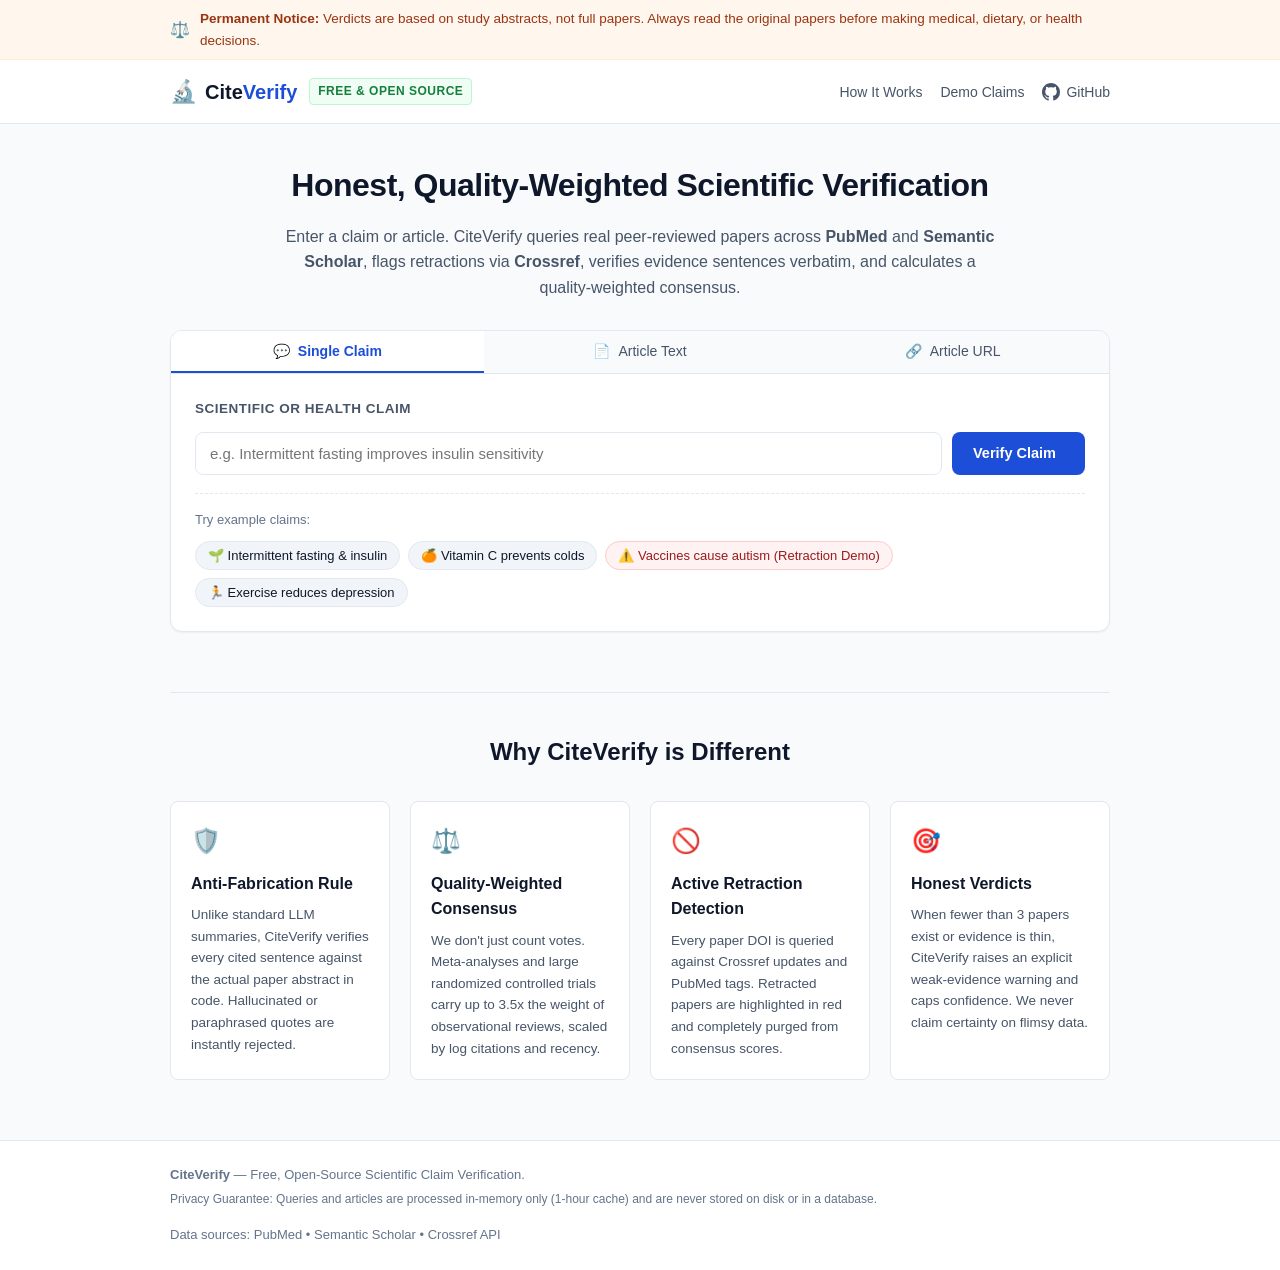
<file: templates/index.html>
<!DOCTYPE html>
<html lang="en">
<head>
  <meta charset="UTF-8">
  <meta name="viewport" content="width=device-width, initial-scale=1.0">
  <title>CiteVerify - Scientific Claim Verification</title>
  <meta name="description" content="Free, open-source scientific claim verification with quality-weighted consensus, retraction checks, and anti-fabrication quote verification.">
  <link rel="stylesheet" href="/static/css/style.css">
</head>
<body>

  <!-- Permanent Scientific Limitations Notice -->
  <aside class="limitations-banner" role="note" aria-label="Limitations Notice">
    <div class="container banner-inner">
      <span class="banner-icon">⚖️</span>
      <p><strong>Permanent Notice:</strong> Verdicts are based on study abstracts, not full papers. Always read the original papers before making medical, dietary, or health decisions.</p>
    </div>
  </aside>

  <!-- Navigation / Header -->
  <header class="app-header">
    <div class="container header-container">
      <div class="logo-group">
        <a href="/" class="brand-logo" aria-label="CiteVerify Home">
          <span class="logo-mark">🔬</span>
          <span class="logo-text">Cite<strong>Verify</strong></span>
        </a>
        <span class="badge badge-free">Free &amp; Open Source</span>
      </div>
      <nav class="nav-links" aria-label="Header Links">
        <a href="#how-it-works" class="nav-link">How It Works</a>
        <a href="#demo-claims" class="nav-link">Demo Claims</a>
        <a href="https://github.com" target="_blank" rel="noopener noreferrer" class="nav-link github-link">
          <svg width="18" height="18" viewBox="0 0 24 24" fill="currentColor" aria-hidden="true"><path d="M12 0C5.37 0 0 5.37 0 12c0 5.31 3.435 9.795 8.205 11.385.6.105.825-.255.825-.57 0-.285-.015-1.23-.015-2.235-3.015.555-3.795-.735-4.035-1.41-.135-.345-.72-1.41-1.23-1.695-.42-.225-1.02-.78-.015-.795.945-.015 1.62.87 1.845 1.23 1.08 1.815 2.805 1.305 3.495.99.105-.78.42-1.305.765-1.605-2.67-.3-5.46-1.335-5.46-5.925 0-1.305.465-2.385 1.23-3.225-.12-.3-.54-1.53.12-3.18 0 0 1.005-.315 3.3 1.23.96-.27 1.98-.405 3-.405s2.04.135 3 .405c2.295-1.56 3.3-1.23 3.3-1.23.66 1.65.24 2.88.12 3.18.765.84 1.23 1.905 1.23 3.225 0 4.605-2.805 5.625-5.475 5.925.435.375.81 1.095.81 2.22 0 1.605-.015 2.895-.015 3.3 0 .315.225.69.825.57A12.02 12.02 0 0024 12c0-6.63-5.37-12-12-12z"/></svg>
          GitHub
        </a>
      </nav>
    </div>
  </header>

  <main class="container main-content">

    <!-- Hero Title -->
    <section class="hero-section">
      <h1 class="hero-title">Honest, Quality-Weighted Scientific Verification</h1>
      <p class="hero-subtitle">
        Enter a claim or article. CiteVerify queries real peer-reviewed papers across <strong>PubMed</strong> and <strong>Semantic Scholar</strong>, flags retractions via <strong>Crossref</strong>, verifies evidence sentences verbatim, and calculates a quality-weighted consensus.
      </p>
    </section>

    <!-- Input Card -->
    <section class="input-card" aria-label="Claim Verification Input">
      <!-- Tabs -->
      <div class="tabs" role="tablist">
        <button class="tab-button active" role="tab" aria-selected="true" data-tab="tab-claim" id="tab-btn-claim">
          <span class="tab-icon">💬</span> Single Claim
        </button>
        <button class="tab-button" role="tab" aria-selected="false" data-tab="tab-text" id="tab-btn-text">
          <span class="tab-icon">📄</span> Article Text
        </button>
        <button class="tab-button" role="tab" aria-selected="false" data-tab="tab-url" id="tab-btn-url">
          <span class="tab-icon">🔗</span> Article URL
        </button>
      </div>

      <!-- Tab 1: Single Claim -->
      <div class="tab-panel active" id="tab-claim" role="tabpanel" aria-labelledby="tab-btn-claim">
        <form id="form-claim" class="verify-form">
          <label for="claim-input" class="form-label">Scientific or Health Claim</label>
          <div class="input-wrapper">
            <input
              type="text"
              id="claim-input"
              class="text-input"
              placeholder="e.g. Intermittent fasting improves insulin sensitivity"
              required
              autocomplete="off"
            />
            <button type="submit" id="btn-verify-claim" class="btn btn-primary">
              <span class="btn-text">Verify Claim</span>
              <span class="btn-spinner" aria-hidden="true"></span>
            </button>
          </div>
        </form>

        <!-- Example Demos -->
        <div class="demo-examples" id="demo-claims">
          <span class="demo-label">Try example claims:</span>
          <div class="demo-buttons">
            <button type="button" class="btn-chip" data-claim="Intermittent fasting improves insulin sensitivity">
              🌱 Intermittent fasting &amp; insulin
            </button>
            <button type="button" class="btn-chip" data-claim="Vitamin C prevents the common cold">
              🍊 Vitamin C prevents colds
            </button>
            <button type="button" class="btn-chip btn-chip-warning" data-claim="Vaccines cause autism">
              ⚠️ Vaccines cause autism (Retraction Demo)
            </button>
            <button type="button" class="btn-chip" data-claim="Regular exercise reduces the risk of depression">
              🏃 Exercise reduces depression
            </button>
          </div>
        </div>
      </div>

      <!-- Tab 2: Article Text -->
      <div class="tab-panel" id="tab-text" role="tabpanel" aria-labelledby="tab-btn-text" hidden>
        <form id="form-text" class="verify-form">
          <label for="article-text-input" class="form-label">Paste Article or News Text</label>
          <textarea
            id="article-text-input"
            class="textarea-input"
            rows="5"
            placeholder="Paste text from a health or science article. CiteVerify will extract up to 6 testable scientific claims for verification..."
            required
          ></textarea>
          <div class="form-actions">
            <button type="submit" id="btn-extract-text" class="btn btn-primary">
              <span class="btn-text">Extract &amp; Inspect Claims</span>
              <span class="btn-spinner" aria-hidden="true"></span>
            </button>
          </div>
        </form>
      </div>

      <!-- Tab 3: Article URL -->
      <div class="tab-panel" id="tab-url" role="tabpanel" aria-labelledby="tab-btn-url" hidden>
        <form id="form-url" class="verify-form">
          <label for="article-url-input" class="form-label">Article Web URL</label>
          <div class="input-wrapper">
            <input
              type="url"
              id="article-url-input"
              class="text-input"
              placeholder="https://www.example.com/health/new-study-diet"
              required
            />
            <button type="submit" id="btn-extract-url" class="btn btn-primary">
              <span class="btn-text">Fetch &amp; Extract Claims</span>
              <span class="btn-spinner" aria-hidden="true"></span>
            </button>
          </div>
        </form>
      </div>
    </section>

    <!-- Multi-Claim Extracted List (for Text / URL modes) -->
    <section id="extracted-claims-section" class="extracted-claims-card" hidden aria-label="Extracted Claims">
      <div class="section-header-row">
        <div>
          <h2 class="section-title">Extracted Scientific Claims</h2>
          <p class="section-desc">Select a claim to verify against peer-reviewed literature:</p>
        </div>
        <button id="btn-close-claims" class="btn-text-link" aria-label="Close extracted claims">✕ Dismiss</button>
      </div>
      <div id="extracted-claims-list" class="claims-list"></div>
    </section>

    <!-- Real-time Progress Bar & Live SSE Status -->
    <section id="progress-card" class="progress-card" hidden aria-live="polite">
      <div class="progress-header">
        <div class="progress-title-group">
          <div class="spinner-small" aria-hidden="true"></div>
          <span id="progress-status-text" class="progress-status-text">Connecting to verification pipeline...</span>
        </div>
        <span id="progress-pct" class="progress-pct">0%</span>
      </div>
      <div class="progress-track" role="progressbar" aria-valuemin="0" aria-valuemax="100" aria-valuenow="0">
        <div id="progress-fill" class="progress-fill"></div>
      </div>
      <div id="progress-log" class="progress-log"></div>
    </section>

    <!-- Error Callout Box -->
    <div id="error-box" class="error-box" hidden role="alert">
      <span class="error-icon">⚠️</span>
      <div class="error-content">
        <strong id="error-title">Verification Error</strong>
        <p id="error-message">Something went wrong.</p>
      </div>
    </div>

    <!-- Verification Results Presentation -->
    <section id="results-section" class="results-section" hidden aria-label="Verification Results">

      <!-- Compound Claim Breakdown Notice -->
      <div id="compound-breakdown-box" class="compound-box" hidden>
        <span class="compound-icon">🧩</span>
        <div class="compound-content">
          <strong>Compound Claim Detected:</strong>
          <span id="compound-explanation">This assertion contains multiple distinct parts. Sub-claims:</span>
          <div id="sub-claims-chips" class="sub-claims-chips"></div>
        </div>
      </div>

      <!-- Verdict Banner -->
      <div id="verdict-banner" class="verdict-banner">
        <div class="verdict-header">
          <div class="verdict-headline">
            <span id="verdict-icon" class="verdict-icon"></span>
            <div>
              <span class="verdict-caption">Consensus Verdict</span>
              <h2 id="verdict-title" class="verdict-title">SUPPORTED</h2>
            </div>
          </div>
          <div class="verdict-meta">
            <div class="meta-pill">
              <span class="meta-label">Confidence:</span>
              <strong id="verdict-confidence" class="meta-val">HIGH</strong>
            </div>
            <div class="meta-pill">
              <span class="meta-label">Analyzed Papers:</span>
              <strong id="verdict-paper-count" class="meta-val">6</strong>
            </div>
          </div>
        </div>

        <!-- Plain-Language 2-Sentence Summary -->
        <div class="summary-box">
          <h3 class="summary-heading">Plain-Language Summary</h3>
          <p id="verdict-summary" class="summary-text"></p>
        </div>

        <!-- Weak Evidence Warning Banner -->
        <div id="weak-evidence-box" class="weak-evidence-banner" hidden role="note">
          <span class="weak-icon">⚠️</span>
          <div>
            <strong>Caution: Weak Evidence Base</strong>
            <p id="weak-evidence-text">Evidence is based on fewer than 3 studies or lower-tier designs. Confidence is restricted.</p>
          </div>
        </div>
      </div>

      <!-- Consensus Meter (Stacked Quality-Weighted Bar) -->
      <div class="consensus-meter-card">
        <div class="meter-header">
          <h3 class="meter-title">Quality-Weighted Consensus Distribution</h3>
          <span class="meter-desc">Weighted by study type (Meta-analyses 3.0x > RCTs 2.0x > Reviews 1.0x), log citations &amp; recency.</span>
        </div>

        <div class="stacked-bar-container" aria-label="Consensus Distribution Bar">
          <div id="bar-supports" class="bar-segment bar-supports" style="width: 0%" title="Supports"></div>
          <div id="bar-contradicts" class="bar-segment bar-contradicts" style="width: 0%" title="Contradicts"></div>
          <div id="bar-neutral" class="bar-segment bar-neutral" style="width: 0%" title="Neutral / Inconclusive"></div>
        </div>

        <div class="meter-legend">
          <div class="legend-item">
            <span class="legend-color legend-supports"></span>
            <span class="legend-text">Supports: <strong id="pct-supports">0%</strong> (<span id="cnt-supports">0</span> studies)</span>
          </div>
          <div class="legend-item">
            <span class="legend-color legend-contradicts"></span>
            <span class="legend-text">Contradicts: <strong id="pct-contradicts">0%</strong> (<span id="cnt-contradicts">0</span> studies)</span>
          </div>
          <div class="legend-item">
            <span class="legend-color legend-neutral"></span>
            <span class="legend-text">Neutral / Inconclusive: <strong id="pct-neutral">0%</strong> (<span id="cnt-neutral">0</span> studies)</span>
          </div>
          <div id="legend-retracted-item" class="legend-item legend-retracted" hidden>
            <span class="legend-color legend-retracted-color"></span>
            <span class="legend-text"><strong>Excluded Retracted:</strong> <span id="cnt-retracted">0</span></span>
          </div>
        </div>
      </div>

      <!-- Toolbar: Filters, Sorting, and Report Exports -->
      <div class="results-toolbar">
        <div class="filter-controls">
          <label for="filter-stance" class="toolbar-label">Show:</label>
          <select id="filter-stance" class="select-input">
            <option value="all">All Evidence</option>
            <option value="supports">Supports Only</option>
            <option value="contradicts">Contradicts Only</option>
            <option value="neutral">Neutral Only</option>
            <option value="retracted">Retracted Only</option>
          </select>

          <label for="sort-papers" class="toolbar-label">Sort by:</label>
          <select id="sort-papers" class="select-input">
            <option value="weight">Quality Weight (High to Low)</option>
            <option value="citations">Citations (High to Low)</option>
            <option value="year">Recency (Newest First)</option>
          </select>
        </div>

        <div class="export-controls">
          <button id="btn-export-md" class="btn btn-secondary">
            <span class="btn-icon">📥</span> Export Markdown
          </button>
          <button id="btn-export-pdf" class="btn btn-secondary">
            <span class="btn-icon">🖨️</span> Print / PDF
          </button>
        </div>
      </div>

      <!-- Papers Evidence Cards List -->
      <div id="papers-list" class="papers-list" aria-label="Evidence Papers"></div>

    </section>

    <!-- How CiteVerify Works Section -->
    <section id="how-it-works" class="info-section">
      <h2 class="info-title">Why CiteVerify is Different</h2>
      <div class="feature-grid">
        <div class="feature-card">
          <div class="feature-icon">🛡️</div>
          <h3 class="feature-heading">Anti-Fabrication Rule</h3>
          <p>Unlike standard LLM summaries, CiteVerify verifies every cited sentence against the actual paper abstract in code. Hallucinated or paraphrased quotes are instantly rejected.</p>
        </div>
        <div class="feature-card">
          <div class="feature-icon">⚖️</div>
          <h3 class="feature-heading">Quality-Weighted Consensus</h3>
          <p>We don't just count votes. Meta-analyses and large randomized controlled trials carry up to 3.5x the weight of observational reviews, scaled by log citations and recency.</p>
        </div>
        <div class="feature-card">
          <div class="feature-icon">🚫</div>
          <h3 class="feature-heading">Active Retraction Detection</h3>
          <p>Every paper DOI is queried against Crossref updates and PubMed tags. Retracted papers are highlighted in red and completely purged from consensus scores.</p>
        </div>
        <div class="feature-card">
          <div class="feature-icon">🎯</div>
          <h3 class="feature-heading">Honest Verdicts</h3>
          <p>When fewer than 3 papers exist or evidence is thin, CiteVerify raises an explicit weak-evidence warning and caps confidence. We never claim certainty on flimsy data.</p>
        </div>
      </div>
    </section>

  </main>

  <!-- Footer -->
  <footer class="app-footer">
    <div class="container footer-content">
      <div class="footer-left">
        <strong>CiteVerify</strong> &mdash; Free, Open-Source Scientific Claim Verification.
        <p class="privacy-note">Privacy Guarantee: Queries and articles are processed in-memory only (1-hour cache) and are never stored on disk or in a database.</p>
      </div>
      <div class="footer-right">
        <span>Data sources: PubMed &bull; Semantic Scholar &bull; Crossref API</span>
      </div>
    </div>
  </footer>

  <script src="/static/js/app.js"></script>
</body>
</html>
</file>
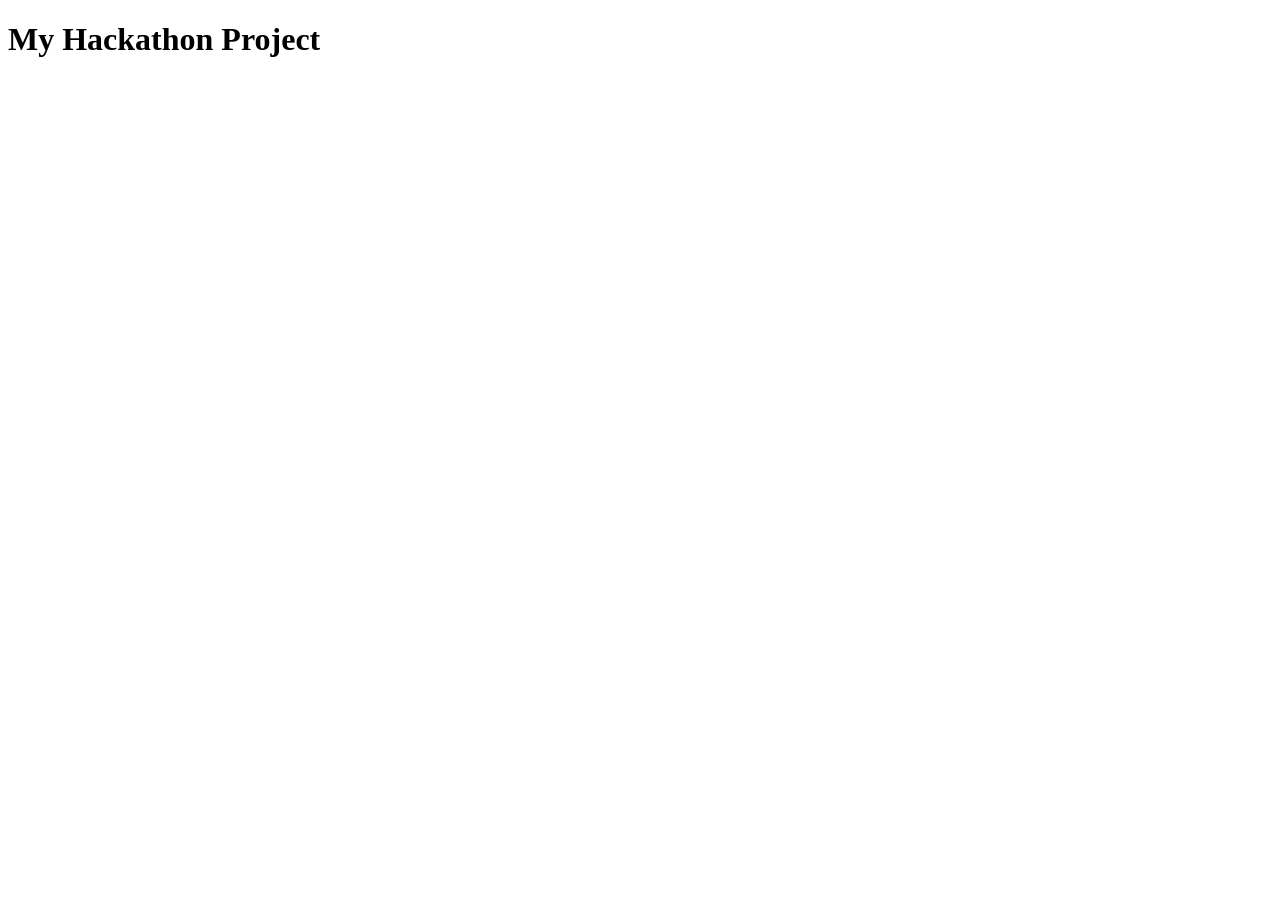
<file: test.html>
<!DOCTYPE html>
<html lang="en">
<head>
    <meta charset="UTF-8">
    <meta name="viewport" content="width=device-width, initial-scale=1.0">
    <title>My Hackathon Project</title>
</head>
<body>
    <h1>My Hackathon Project</h1>
</body>
</html>
</file>
<file: static/css/style.css>
/* CiteVerify - Clean, Scientific, Restrained Light Theme */

:root {
  --bg-primary: #f8fafc;
  --bg-surface: #ffffff;
  --bg-surface-subtle: #f1f5f9;
  --border-color: #e2e8f0;
  --border-focus: #2563eb;

  --text-main: #0f172a;
  --text-muted: #475569;
  --text-light: #64748b;

  --accent-blue: #1d4ed8;
  --accent-blue-hover: #1e40af;
  --accent-blue-light: #eff6ff;

  --support-green: #15803d;
  --support-green-bg: #f0fdf4;
  --support-green-border: #bbf7d0;

  --contra-red: #b91c1c;
  --contra-red-bg: #fef2f2;
  --contra-red-border: #fecaca;

  --neutral-gray: #64748b;
  --neutral-gray-bg: #f8fafc;
  --neutral-gray-border: #cbd5e1;

  --warning-amber: #b45309;
  --warning-amber-bg: #fffbeb;
  --warning-amber-border: #fde68a;

  --radius-sm: 4px;
  --radius-md: 8px;
  --radius-lg: 12px;
  --shadow-sm: 0 1px 2px 0 rgba(0, 0, 0, 0.05);
  --shadow-md: 0 4px 6px -1px rgba(0, 0, 0, 0.07), 0 2px 4px -2px rgba(0, 0, 0, 0.05);
}

/* Base Reset & Typography */
* {
  box-sizing: border-box;
  margin: 0;
  padding: 0;
}

body {
  font-family: -apple-system, BlinkMacSystemFont, "Segoe UI", Roboto, "Helvetica Neue", Arial, sans-serif;
  background-color: var(--bg-primary);
  color: var(--text-main);
  line-height: 1.6;
  font-size: 15px;
  -webkit-font-smoothing: antialiased;
}

a {
  color: var(--accent-blue);
  text-decoration: none;
}

a:hover {
  text-decoration: underline;
}

button, input, select, textarea {
  font-family: inherit;
  font-size: inherit;
}

:focus-visible {
  outline: 2px solid var(--border-focus);
  outline-offset: 2px;
}

.container {
  max-width: 980px;
  margin: 0 auto;
  padding: 0 20px;
}

/* Permanent Limitations Banner */
.limitations-banner {
  background-color: #fff7ed;
  border-bottom: 1px solid #ffedd5;
  color: #9a3412;
  font-size: 13.5px;
  padding: 8px 0;
}

.banner-inner {
  display: flex;
  align-items: center;
  gap: 10px;
}

.banner-icon {
  font-size: 16px;
  flex-shrink: 0;
}

/* Header */
.app-header {
  background-color: var(--bg-surface);
  border-bottom: 1px solid var(--border-color);
  padding: 14px 0;
  position: sticky;
  top: 0;
  z-index: 50;
}

.header-container {
  display: flex;
  align-items: center;
  justify-content: space-between;
}

.logo-group {
  display: flex;
  align-items: center;
  gap: 12px;
}

.brand-logo {
  display: flex;
  align-items: center;
  gap: 8px;
  font-size: 20px;
  color: var(--text-main);
  font-weight: 600;
  text-decoration: none;
}

.logo-mark {
  font-size: 22px;
}

.logo-text strong {
  color: var(--accent-blue);
}

.badge-free {
  font-size: 11px;
  font-weight: 600;
  background-color: var(--support-green-bg);
  color: var(--support-green);
  border: 1px solid var(--support-green-border);
  padding: 2px 7px;
  border-radius: var(--radius-sm);
  text-transform: uppercase;
  letter-spacing: 0.5px;
}

.nav-links {
  display: flex;
  align-items: center;
  gap: 18px;
}

.nav-link {
  color: var(--text-muted);
  font-size: 14px;
  font-weight: 500;
}

.nav-link:hover {
  color: var(--text-main);
  text-decoration: none;
}

.github-link {
  display: inline-flex;
  align-items: center;
  gap: 6px;
}

/* Main Layout */
.main-content {
  padding-top: 36px;
  padding-bottom: 60px;
}

/* Hero Section */
.hero-section {
  text-align: center;
  margin-bottom: 30px;
}

.hero-title {
  font-size: 32px;
  font-weight: 700;
  color: var(--text-main);
  letter-spacing: -0.5px;
  margin-bottom: 12px;
}

.hero-subtitle {
  font-size: 16px;
  color: var(--text-muted);
  max-width: 720px;
  margin: 0 auto;
  line-height: 1.6;
}

/* Input Card */
.input-card {
  background-color: var(--bg-surface);
  border: 1px solid var(--border-color);
  border-radius: var(--radius-lg);
  box-shadow: var(--shadow-sm);
  overflow: hidden;
  margin-bottom: 24px;
}

/* Tabs */
.tabs {
  display: flex;
  background-color: #f8fafc;
  border-bottom: 1px solid var(--border-color);
}

.tab-button {
  flex: 1;
  padding: 12px 16px;
  background: transparent;
  border: none;
  border-bottom: 2px solid transparent;
  color: var(--text-muted);
  font-weight: 500;
  font-size: 14px;
  cursor: pointer;
  display: flex;
  align-items: center;
  justify-content: center;
  gap: 8px;
  transition: all 0.15s ease;
}

.tab-button:hover {
  color: var(--text-main);
  background-color: #ffffff;
}

.tab-button.active {
  color: var(--accent-blue);
  background-color: var(--bg-surface);
  border-bottom-color: var(--accent-blue);
  font-weight: 600;
}

.tab-panel {
  padding: 24px;
}

.tab-panel[hidden] {
  display: none;
}

/* Forms */
.verify-form {
  display: flex;
  flex-direction: column;
  gap: 12px;
}

.form-label {
  font-size: 13.5px;
  font-weight: 600;
  color: var(--text-muted);
  text-transform: uppercase;
  letter-spacing: 0.5px;
}

.input-wrapper {
  display: flex;
  gap: 10px;
}

.text-input, .textarea-input, .select-input {
  width: 100%;
  padding: 12px 14px;
  border: 1px solid var(--border-color);
  border-radius: var(--radius-md);
  background-color: #ffffff;
  color: var(--text-main);
  transition: border-color 0.15s ease, box-shadow 0.15s ease;
}

.text-input:focus, .textarea-input:focus, .select-input:focus {
  border-color: var(--border-focus);
  box-shadow: 0 0 0 3px rgba(37, 99, 235, 0.15);
  outline: none;
}

.textarea-input {
  resize: vertical;
  min-height: 110px;
}

.form-actions {
  display: flex;
  justify-content: flex-end;
}

/* Buttons */
.btn {
  display: inline-flex;
  align-items: center;
  justify-content: center;
  gap: 8px;
  padding: 12px 20px;
  border-radius: var(--radius-md);
  font-weight: 600;
  font-size: 14.5px;
  cursor: pointer;
  border: 1px solid transparent;
  transition: all 0.15s ease;
  white-space: nowrap;
}

.btn-primary {
  background-color: var(--accent-blue);
  color: #ffffff;
}

.btn-primary:hover {
  background-color: var(--accent-blue-hover);
}

.btn-primary:disabled {
  opacity: 0.65;
  cursor: not-allowed;
}

.btn-secondary {
  background-color: var(--bg-surface);
  border-color: var(--border-color);
  color: var(--text-main);
  padding: 8px 14px;
  font-size: 13.5px;
}

.btn-secondary:hover {
  background-color: var(--bg-surface-subtle);
}

.btn-text-link {
  background: none;
  border: none;
  color: var(--text-muted);
  cursor: pointer;
  font-size: 13.5px;
}

.btn-text-link:hover {
  color: var(--contra-red);
}

/* Demo Examples */
.demo-examples {
  margin-top: 18px;
  padding-top: 16px;
  border-top: 1px dashed var(--border-color);
  display: flex;
  flex-direction: column;
  gap: 10px;
}

.demo-label {
  font-size: 13px;
  color: var(--text-light);
  font-weight: 500;
}

.demo-buttons {
  display: flex;
  flex-wrap: wrap;
  gap: 8px;
}

.btn-chip {
  padding: 6px 12px;
  background-color: #f1f5f9;
  border: 1px solid var(--border-color);
  border-radius: 20px;
  font-size: 13px;
  color: var(--text-main);
  cursor: pointer;
  transition: all 0.15s ease;
}

.btn-chip:hover {
  background-color: #e2e8f0;
  border-color: #cbd5e1;
}

.btn-chip-warning {
  background-color: #fef2f2;
  border-color: #fecaca;
  color: #991b1b;
}

.btn-chip-warning:hover {
  background-color: #fee2e2;
}

/* Progress & Live SSE Card */
.progress-card {
  background-color: var(--bg-surface);
  border: 1px solid var(--border-color);
  border-radius: var(--radius-lg);
  padding: 20px;
  margin-bottom: 24px;
  box-shadow: var(--shadow-sm);
}

.progress-header {
  display: flex;
  justify-content: space-between;
  align-items: center;
  margin-bottom: 10px;
}

.progress-title-group {
  display: flex;
  align-items: center;
  gap: 10px;
}

.progress-status-text {
  font-weight: 600;
  font-size: 14.5px;
  color: var(--text-main);
}

.progress-pct {
  font-weight: 700;
  font-size: 14px;
  color: var(--accent-blue);
}

.progress-track {
  width: 100%;
  height: 8px;
  background-color: #e2e8f0;
  border-radius: 4px;
  overflow: hidden;
}

.progress-fill {
  height: 100%;
  width: 0%;
  background-color: var(--accent-blue);
  border-radius: 4px;
  transition: width 0.3s ease;
}

.progress-log {
  margin-top: 10px;
  font-size: 12.5px;
  color: var(--text-light);
  font-family: ui-monospace, SFMono-Regular, Menlo, Monaco, Consolas, monospace;
}

.spinner-small {
  width: 16px;
  height: 16px;
  border: 2px solid rgba(37, 99, 235, 0.2);
  border-top-color: var(--accent-blue);
  border-radius: 50%;
  animation: spin 0.8s linear infinite;
}

@keyframes spin {
  to { transform: rotate(360deg); }
}

/* Error Box */
.error-box {
  background-color: #fef2f2;
  border: 1px solid #fecaca;
  color: #991b1b;
  padding: 16px 20px;
  border-radius: var(--radius-md);
  margin-bottom: 24px;
  display: flex;
  gap: 12px;
  align-items: flex-start;
}

.error-box[hidden] {
  display: none;
}

.error-icon {
  font-size: 20px;
}

.error-content strong {
  display: block;
  font-size: 15px;
  margin-bottom: 2px;
}

.error-content p {
  font-size: 14px;
}

/* Extracted Claims Section */
.extracted-claims-card {
  background-color: var(--bg-surface);
  border: 1px solid var(--border-color);
  border-radius: var(--radius-lg);
  padding: 20px;
  margin-bottom: 24px;
  box-shadow: var(--shadow-sm);
}

.section-header-row {
  display: flex;
  justify-content: space-between;
  align-items: flex-start;
  margin-bottom: 16px;
}

.section-title {
  font-size: 18px;
  font-weight: 700;
  color: var(--text-main);
}

.section-desc {
  font-size: 14px;
  color: var(--text-muted);
}

.claims-list {
  display: flex;
  flex-direction: column;
  gap: 10px;
}

.claim-item-card {
  padding: 14px 16px;
  border: 1px solid var(--border-color);
  border-radius: var(--radius-md);
  background-color: #ffffff;
  display: flex;
  justify-content: space-between;
  align-items: center;
  gap: 16px;
  transition: border-color 0.15s ease;
}

.claim-item-card:hover {
  border-color: #94a3b8;
}

.claim-text {
  font-weight: 500;
  font-size: 14.5px;
  color: var(--text-main);
}

.claim-context {
  font-size: 12.5px;
  color: var(--text-light);
  margin-top: 4px;
  font-style: italic;
}

/* Compound Claim Box */
.compound-box {
  background-color: #eff6ff;
  border: 1px solid #bfdbfe;
  border-radius: var(--radius-md);
  padding: 14px 18px;
  margin-bottom: 20px;
  display: flex;
  gap: 12px;
  align-items: flex-start;
}

.compound-icon {
  font-size: 20px;
}

.compound-content strong {
  color: #1e40af;
  font-size: 14px;
}

.sub-claims-chips {
  display: flex;
  flex-wrap: wrap;
  gap: 6px;
  margin-top: 8px;
}

.sub-claim-chip {
  background-color: #ffffff;
  border: 1px solid #bfdbfe;
  padding: 4px 10px;
  border-radius: 14px;
  font-size: 12.5px;
  color: #1e3a8a;
  cursor: pointer;
}

.sub-claim-chip:hover {
  background-color: #dbeafe;
}

/* Results: Verdict Banner */
.verdict-banner {
  background-color: var(--bg-surface);
  border: 2px solid var(--border-color);
  border-radius: var(--radius-lg);
  padding: 24px;
  margin-bottom: 20px;
  box-shadow: var(--shadow-sm);
}

.verdict-banner.verdict-supported {
  border-color: var(--support-green);
  background-color: #fcfdfc;
}

.verdict-banner.verdict-contradicted {
  border-color: var(--contra-red);
  background-color: #fffdfd;
}

.verdict-banner.verdict-mixed {
  border-color: var(--warning-amber);
  background-color: #fffdfa;
}

.verdict-banner.verdict-unverifiable {
  border-color: var(--neutral-gray);
  background-color: #fafbfc;
}

.verdict-header {
  display: flex;
  justify-content: space-between;
  align-items: flex-start;
  margin-bottom: 16px;
  border-bottom: 1px solid var(--border-color);
  padding-bottom: 16px;
}

.verdict-headline {
  display: flex;
  align-items: center;
  gap: 14px;
}

.verdict-icon {
  font-size: 36px;
}

.verdict-caption {
  font-size: 12px;
  text-transform: uppercase;
  letter-spacing: 0.8px;
  font-weight: 700;
  color: var(--text-light);
}

.verdict-title {
  font-size: 28px;
  font-weight: 800;
  letter-spacing: -0.5px;
}

.verdict-supported .verdict-title { color: var(--support-green); }
.verdict-contradicted .verdict-title { color: var(--contra-red); }
.verdict-mixed .verdict-title { color: var(--warning-amber); }
.verdict-unverifiable .verdict-title { color: var(--neutral-gray); }

.verdict-meta {
  display: flex;
  gap: 10px;
}

.meta-pill {
  background-color: var(--bg-surface-subtle);
  border: 1px solid var(--border-color);
  padding: 6px 12px;
  border-radius: var(--radius-md);
  font-size: 13px;
  display: flex;
  gap: 6px;
  align-items: center;
}

.meta-label {
  color: var(--text-light);
}

.meta-val {
  color: var(--text-main);
}

/* Summary Box */
.summary-box {
  margin-top: 14px;
  background-color: #ffffff;
  border: 1px solid var(--border-color);
  border-radius: var(--radius-md);
  padding: 14px 18px;
}

.summary-heading {
  font-size: 13px;
  text-transform: uppercase;
  letter-spacing: 0.5px;
  color: var(--text-light);
  font-weight: 700;
  margin-bottom: 4px;
}

.summary-text {
  font-size: 15.5px;
  color: var(--text-main);
  line-height: 1.6;
}

/* Weak Evidence Banner */
.weak-evidence-banner {
  margin-top: 14px;
  background-color: var(--warning-amber-bg);
  border: 1px solid var(--warning-amber-border);
  color: #78350f;
  padding: 12px 16px;
  border-radius: var(--radius-md);
  display: flex;
  gap: 10px;
  align-items: center;
}

.weak-evidence-banner strong {
  display: block;
  font-size: 13.5px;
}

.weak-evidence-banner p {
  font-size: 13px;
}

/* Consensus Meter Card */
.consensus-meter-card {
  background-color: var(--bg-surface);
  border: 1px solid var(--border-color);
  border-radius: var(--radius-lg);
  padding: 20px;
  margin-bottom: 20px;
  box-shadow: var(--shadow-sm);
}

.meter-header {
  margin-bottom: 12px;
}

.meter-title {
  font-size: 16px;
  font-weight: 700;
  color: var(--text-main);
}

.meter-desc {
  font-size: 13px;
  color: var(--text-light);
}

.stacked-bar-container {
  height: 22px;
  width: 100%;
  background-color: #e2e8f0;
  border-radius: 6px;
  overflow: hidden;
  display: flex;
  margin-bottom: 14px;
}

.bar-segment {
  height: 100%;
  transition: width 0.5s cubic-bezier(0.4, 0, 0.2, 1);
}

.bar-supports { background-color: var(--support-green); }
.bar-contradicts { background-color: var(--contra-red); }
.bar-neutral { background-color: #94a3b8; }

.meter-legend {
  display: flex;
  flex-wrap: wrap;
  gap: 16px;
  font-size: 13px;
}

.legend-item {
  display: flex;
  align-items: center;
  gap: 6px;
}

.legend-color {
  width: 12px;
  height: 12px;
  border-radius: 3px;
  display: inline-block;
}

.legend-supports { background-color: var(--support-green); }
.legend-contradicts { background-color: var(--contra-red); }
.legend-neutral { background-color: #94a3b8; }
.legend-retracted-color { background-color: #dc2626; }

.legend-retracted {
  color: #b91c1c;
}

/* Toolbar */
.results-toolbar {
  display: flex;
  justify-content: space-between;
  align-items: center;
  flex-wrap: wrap;
  gap: 12px;
  margin-bottom: 18px;
}

.filter-controls {
  display: flex;
  align-items: center;
  gap: 8px;
  flex-wrap: wrap;
}

.toolbar-label {
  font-size: 13.5px;
  font-weight: 600;
  color: var(--text-muted);
}

.select-input {
  width: auto;
  padding: 6px 12px;
  font-size: 13.5px;
  border-radius: var(--radius-sm);
}

.export-controls {
  display: flex;
  gap: 8px;
}

/* Papers Evidence List */
.papers-list {
  display: flex;
  flex-direction: column;
  gap: 16px;
}

.paper-card {
  background-color: var(--bg-surface);
  border: 1px solid var(--border-color);
  border-radius: var(--radius-lg);
  padding: 20px;
  box-shadow: var(--shadow-sm);
  transition: border-color 0.15s ease;
}

.paper-card:hover {
  border-color: #cbd5e1;
}

.paper-card.is-retracted-card {
  border: 2px solid var(--contra-red);
  background-color: #fffafa;
}

.paper-card-header {
  display: flex;
  justify-content: space-between;
  align-items: flex-start;
  gap: 16px;
  margin-bottom: 10px;
}

.paper-title {
  font-size: 17px;
  font-weight: 700;
  line-height: 1.4;
}

.paper-title a {
  color: var(--text-main);
}

.paper-title a:hover {
  color: var(--accent-blue);
}

.paper-badges {
  display: flex;
  flex-wrap: wrap;
  gap: 6px;
  margin-bottom: 12px;
}

.badge {
  display: inline-flex;
  align-items: center;
  font-size: 12px;
  font-weight: 600;
  padding: 3px 8px;
  border-radius: var(--radius-sm);
}

.badge-study-type {
  background-color: #e0f2fe;
  color: #0369a1;
  border: 1px solid #bae6fd;
  text-transform: capitalize;
}

.badge-sample-size {
  background-color: #f3e8ff;
  color: #7e22ce;
  border: 1px solid #e9d5ff;
}

.badge-weight {
  background-color: #fef3c7;
  color: #92400e;
  border: 1px solid #fde68a;
}

.badge-citations {
  background-color: #f1f5f9;
  color: var(--text-muted);
  border: 1px solid var(--border-color);
}

.badge-source {
  background-color: #f8fafc;
  color: var(--text-light);
  border: 1px solid var(--border-color);
}

/* Stance Pills */
.stance-pill {
  font-size: 12px;
  font-weight: 700;
  text-transform: uppercase;
  padding: 4px 10px;
  border-radius: 12px;
  letter-spacing: 0.5px;
  white-space: nowrap;
}

.stance-pill.supports {
  background-color: var(--support-green-bg);
  color: var(--support-green);
  border: 1px solid var(--support-green-border);
}

.stance-pill.contradicts {
  background-color: var(--contra-red-bg);
  color: var(--contra-red);
  border: 1px solid var(--contra-red-border);
}

.stance-pill.neutral {
  background-color: var(--neutral-gray-bg);
  color: var(--neutral-gray);
  border: 1px solid var(--neutral-gray-border);
}

.stance-pill.retracted {
  background-color: #fef2f2;
  color: #dc2626;
  border: 1px solid #f87171;
}

/* Retraction Alert Banner on Card */
.retraction-alert {
  background-color: #fee2e2;
  border: 1px solid #fca5a5;
  color: #991b1b;
  padding: 12px 14px;
  border-radius: var(--radius-md);
  margin-bottom: 12px;
  display: flex;
  gap: 10px;
  align-items: flex-start;
}

.retraction-alert strong {
  display: block;
  font-size: 13.5px;
}

.retraction-alert p {
  font-size: 13px;
  margin-top: 2px;
}

/* Sentence-Level Evidence Callout */
.evidence-quote-box {
  background-color: #f8fafc;
  border-left: 4px solid var(--accent-blue);
  padding: 10px 14px;
  border-radius: 0 var(--radius-md) var(--radius-md) 0;
  margin-bottom: 12px;
}

.evidence-quote-box.quote-verified {
  border-left-color: var(--support-green);
  background-color: #f7fee7;
}

.evidence-quote-box.quote-unclear {
  border-left-color: var(--neutral-gray);
  background-color: #f8fafc;
}

.evidence-quote-header {
  display: flex;
  align-items: center;
  gap: 6px;
  font-size: 11.5px;
  font-weight: 700;
  text-transform: uppercase;
  letter-spacing: 0.5px;
  color: var(--text-light);
  margin-bottom: 4px;
}

.quote-verified .evidence-quote-header {
  color: #3f6212;
}

.evidence-quote-text {
  font-size: 14px;
  font-style: italic;
  color: var(--text-main);
  line-height: 1.5;
}

.evidence-reasoning {
  font-size: 13px;
  color: var(--text-muted);
  margin-top: 4px;
}

/* Collapsible Abstract */
.abstract-details {
  border-top: 1px solid var(--border-color);
  padding-top: 10px;
  margin-top: 10px;
}

.abstract-summary-tag {
  font-size: 12.5px;
  font-weight: 600;
  color: var(--accent-blue);
  cursor: pointer;
  user-select: none;
}

.abstract-summary-tag:hover {
  text-decoration: underline;
}

.abstract-full-text {
  margin-top: 8px;
  font-size: 13.5px;
  color: var(--text-muted);
  line-height: 1.6;
  background-color: #f8fafc;
  padding: 12px;
  border-radius: var(--radius-sm);
}

/* Info Section */
.info-section {
  margin-top: 60px;
  border-top: 1px solid var(--border-color);
  padding-top: 40px;
}

.info-title {
  text-align: center;
  font-size: 24px;
  font-weight: 700;
  margin-bottom: 30px;
}

.feature-grid {
  display: grid;
  grid-template-columns: repeat(auto-fit, minmax(220px, 1fr));
  gap: 20px;
}

.feature-card {
  background-color: var(--bg-surface);
  border: 1px solid var(--border-color);
  border-radius: var(--radius-md);
  padding: 20px;
}

.feature-icon {
  font-size: 24px;
  margin-bottom: 10px;
}

.feature-heading {
  font-size: 16px;
  font-weight: 700;
  margin-bottom: 8px;
}

.feature-card p {
  font-size: 13.5px;
  color: var(--text-muted);
}

/* Footer */
.app-footer {
  background-color: var(--bg-surface);
  border-top: 1px solid var(--border-color);
  padding: 24px 0;
  font-size: 13px;
  color: var(--text-light);
}

.footer-content {
  display: flex;
  justify-content: space-between;
  align-items: center;
  flex-wrap: wrap;
  gap: 16px;
}

.privacy-note {
  margin-top: 4px;
  font-size: 12px;
  color: var(--text-light);
}

/* Print Stylesheet for PDF Export */
@media print {
  .limitations-banner,
  .app-header,
  .input-card,
  .demo-examples,
  .results-toolbar,
  .info-section,
  .app-footer,
  #progress-card,
  #extracted-claims-section {
    display: none !important;
  }

  body {
    background-color: #ffffff !important;
    color: #000000 !important;
    font-size: 12pt;
  }

  .container {
    max-width: 100% !important;
    padding: 0 !important;
  }

  .verdict-banner, .paper-card, .consensus-meter-card {
    border: 1px solid #999999 !important;
    box-shadow: none !important;
    page-break-inside: avoid;
    margin-bottom: 14pt !important;
  }

  .paper-title a {
    color: #000000 !important;
    text-decoration: underline !important;
  }

  .paper-title a::after {
    content: " (" attr(href) ")";
    font-size: 9pt;
    font-weight: normal;
  }

  .abstract-details {
    display: block !important;
  }

  details[open] summary, details summary {
    display: none !important;
  }

  .abstract-full-text {
    display: block !important;
  }
}

/* Mobile responsiveness */
@media (max-width: 640px) {
  .input-wrapper {
    flex-direction: column;
  }
  .verdict-header {
    flex-direction: column;
    gap: 12px;
  }
  .results-toolbar {
    flex-direction: column;
    align-items: stretch;
  }
  .export-controls {
    justify-content: stretch;
  }
  .export-controls .btn {
    flex: 1;
  }
}
</file>
